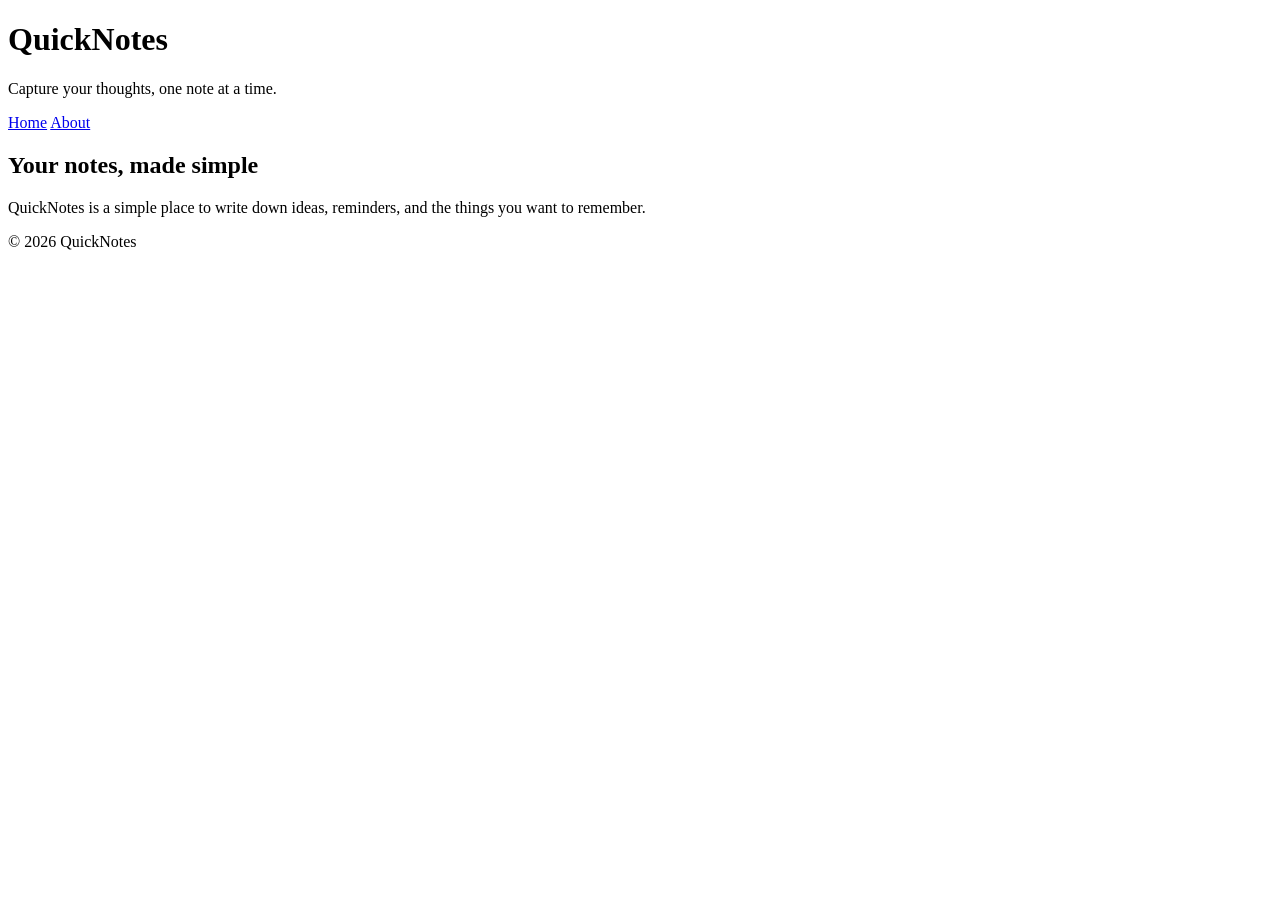
<file: day1/index.html>
<!DOCTYPE html>
<html lang="en">
<head>
  <meta charset="UTF-8">
  <meta name="viewport" content="width=device-width, initial-scale=1.0">
  <title>QuickNotes</title>
</head>
<body>
  <header>
    <h1>QuickNotes</h1>
    <p>Capture your thoughts, one note at a time.</p>
    <nav aria-label="Main navigation">
      <a href="index.html">Home</a>
      <a href="about.html">About</a>
    </nav>
  </header>
  <main>
    <h2>Your notes, made simple</h2>
    <p>QuickNotes is a simple place to write down ideas, reminders, and the things you want to remember.</p>
  </main>
  <footer>
    <p>&copy; 2026 QuickNotes</p>
  </footer>
</body>
</html>
</file>
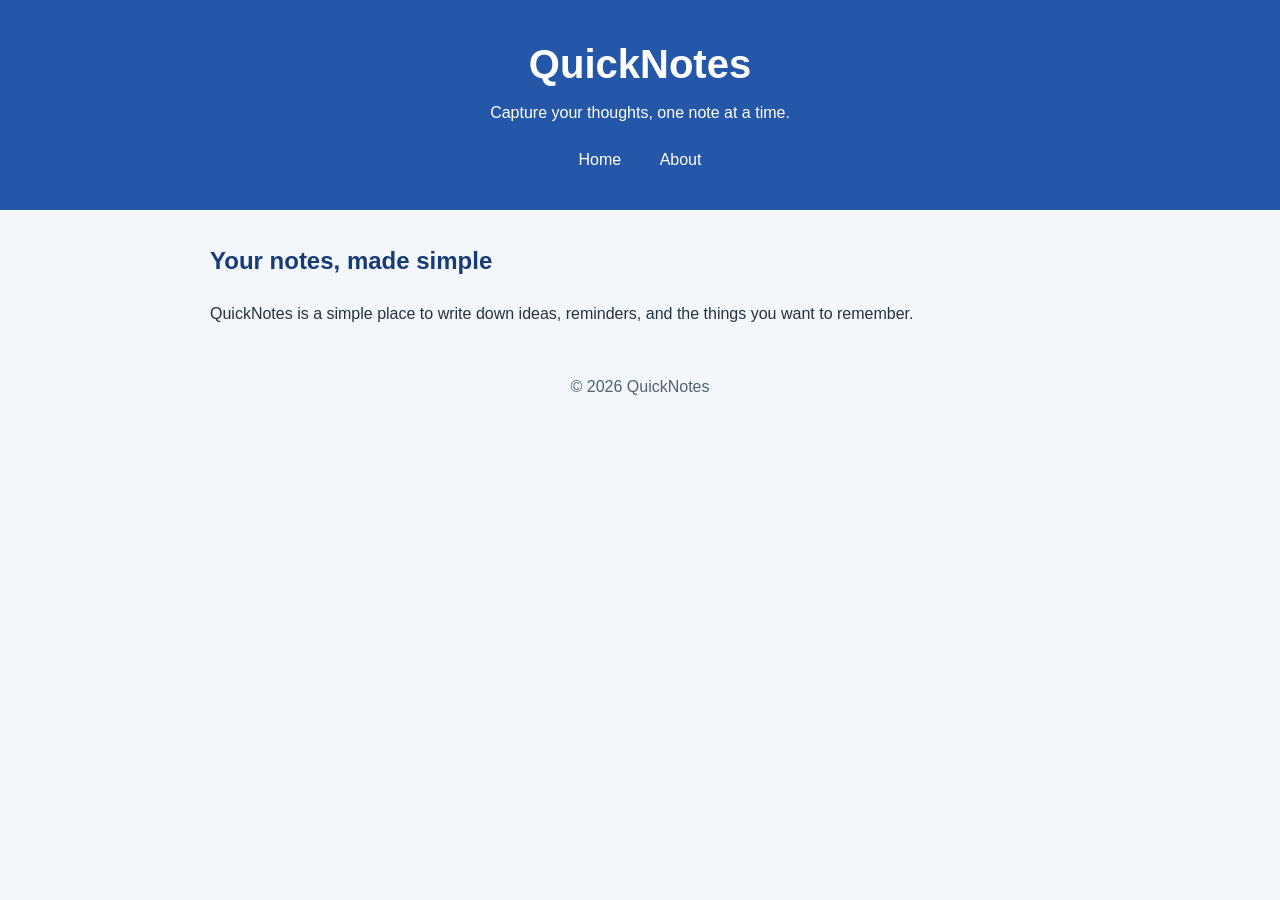
<file: day2/index.html>
<!DOCTYPE html>
<html lang="en">
<head>
  <meta charset="UTF-8">
  <meta name="viewport" content="width=device-width, initial-scale=1.0">
  <title>QuickNotes</title>
  <link rel="stylesheet" href="style.css">
</head>
<body>
  <header>
    <h1>QuickNotes</h1>
    <p>Capture your thoughts, one note at a time.</p>
    <nav aria-label="Main navigation">
      <a href="index.html">Home</a>
      <a href="about.html">About</a>
    </nav>
  </header>
  <main>
    <h2>Your notes, made simple</h2>
    <p>QuickNotes is a simple place to write down ideas, reminders, and the things you want to remember.</p>
  </main>
  <footer>
    <p>&copy; 2026 QuickNotes</p>
  </footer>
</body>
</html>
</file>
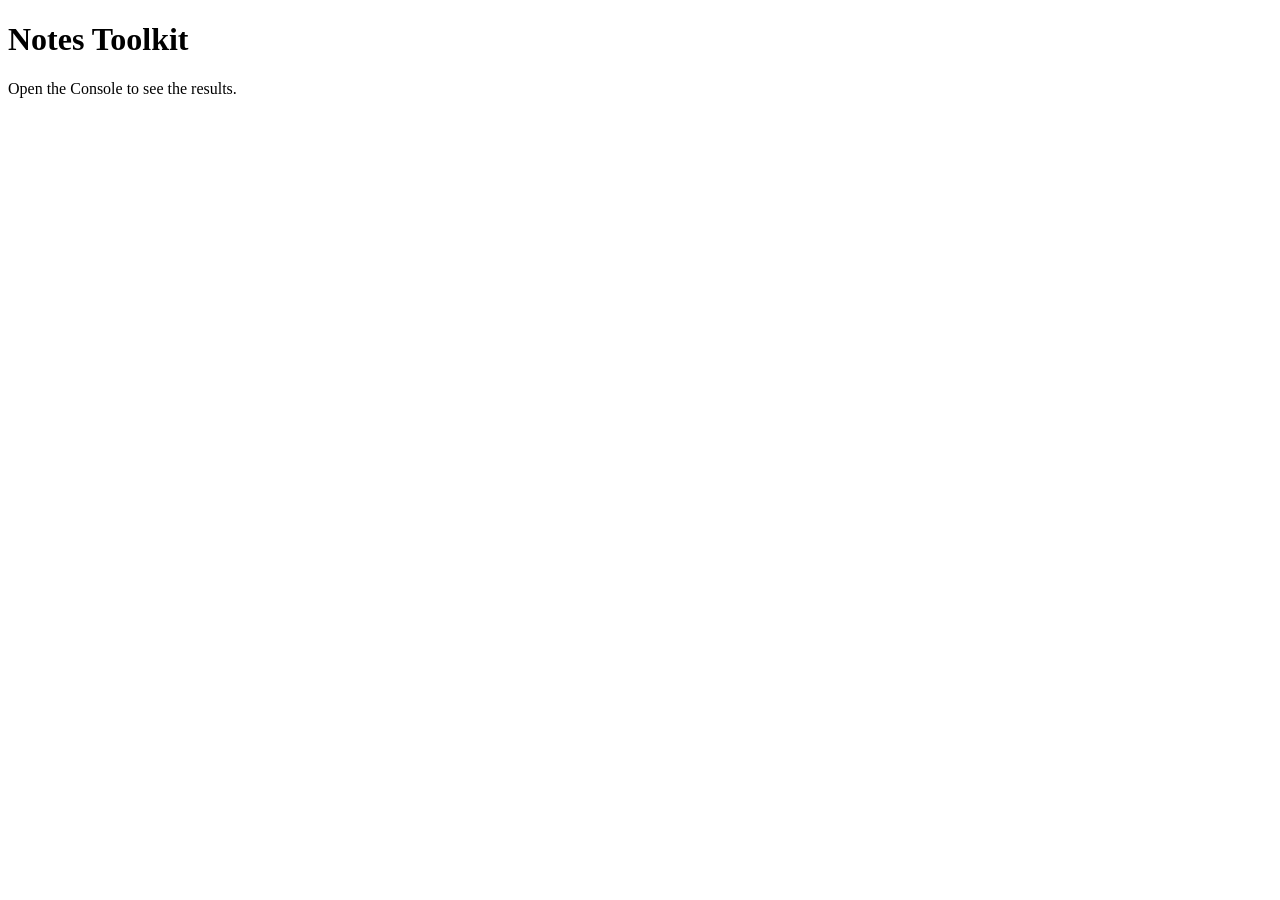
<file: day3/index.html>
<!DOCTYPE html>
<html lang="en">
<head>
  <meta charset="UTF-8">
  <meta name="viewport" content="width=device-width, initial-scale=1.0">
  <title>Notes Toolkit</title>
  <script src="script.js" defer></script>
</head>
<body>
  <h1>Notes Toolkit</h1>
  <p>Open the Console to see the results.</p>
</body>
</html>
</file>
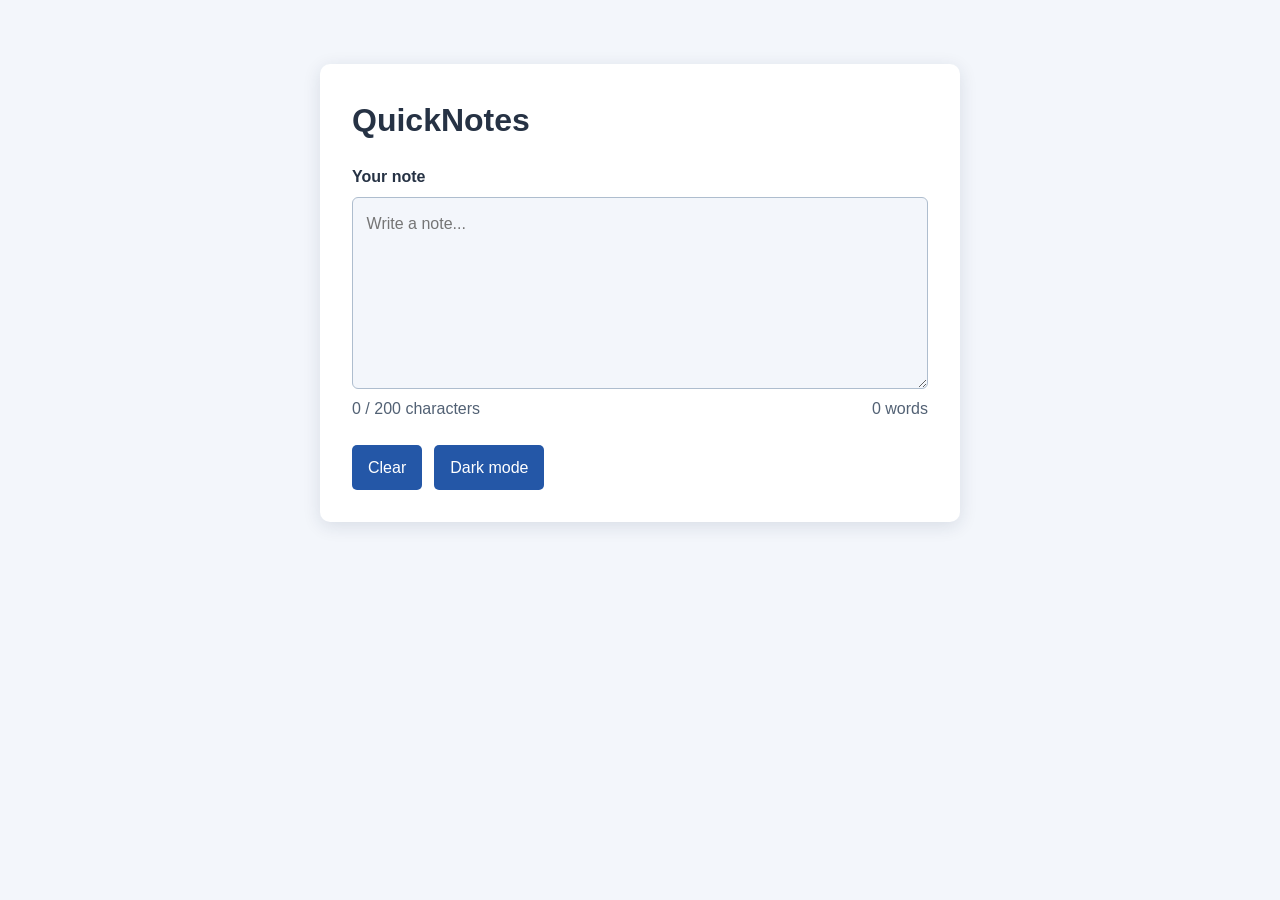
<file: day4/index.html>
<!DOCTYPE html>
<html lang="en">
<head>
  <meta charset="UTF-8">
  <meta name="viewport" content="width=device-width, initial-scale=1.0">
  <title>QuickNotes</title>
  <link rel="stylesheet" href="style.css">
  <script src="script.js" defer></script>
</head>
<body>
  <main>
    <h1>QuickNotes</h1>
    <label for="note-text">Your note</label>
    <textarea id="note-text" placeholder="Write a note..."></textarea>
    <div class="counters" aria-live="polite">
      <p id="char-count">0 / 200 characters</p>
      <p id="word-count">0 words</p>
    </div>
    <div class="actions">
      <button id="clear-btn" type="button">Clear</button>
      <button id="theme-toggle" type="button">Dark mode</button>
    </div>
  </main>
</body>
</html>
</file>
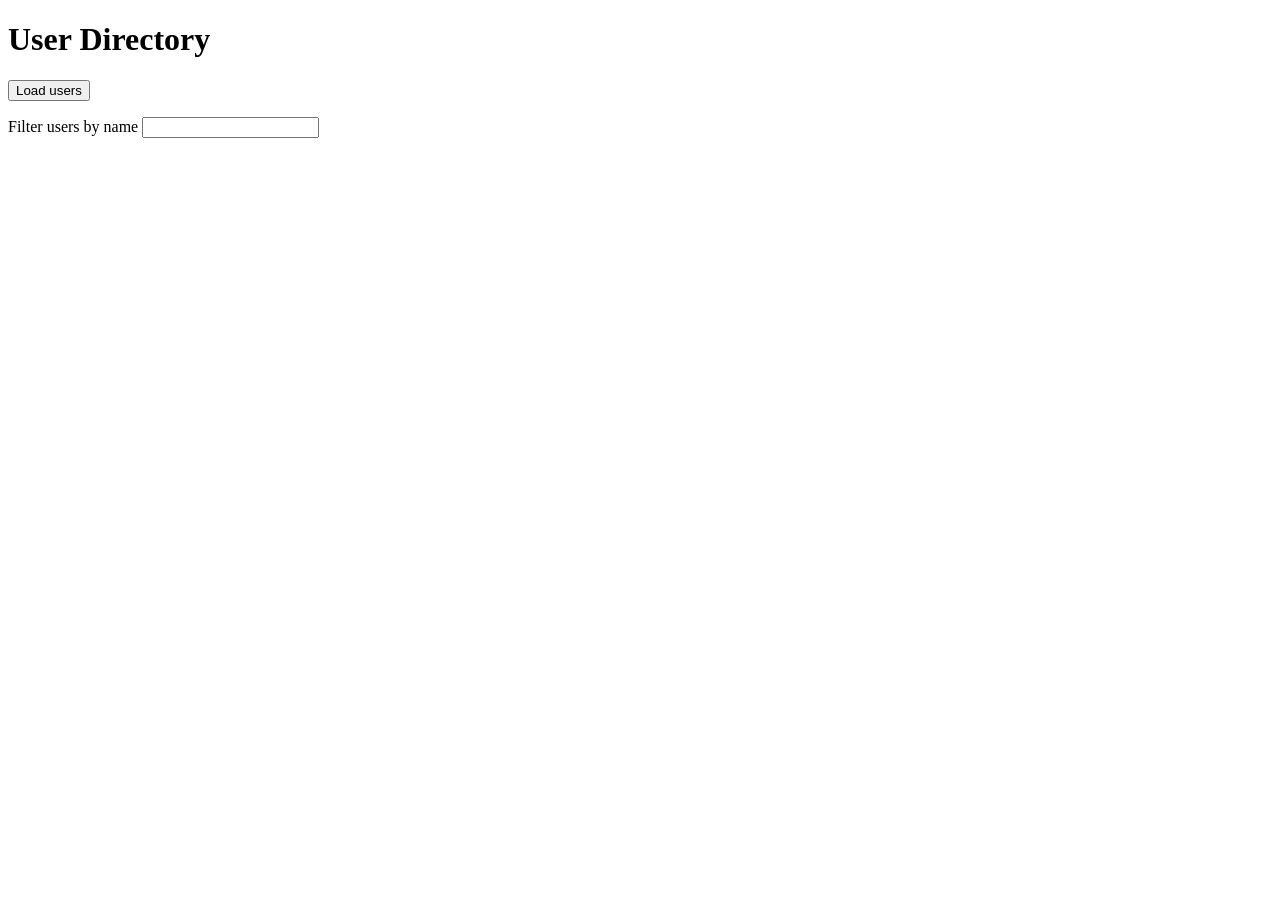
<file: day5/index.html>
<!DOCTYPE html>
<html lang="en">
<head>
  <meta charset="UTF-8">
  <meta name="viewport" content="width=device-width, initial-scale=1.0">
  <title>User Directory</title>
  <script src="users.js" defer></script>
</head>
<body>
  <header>
    <h1>User Directory</h1>
  </header>
  <main>
    <button id="load-users" type="button">Load users</button>
    <p>
      <label for="filter-input">Filter users by name</label>
      <input type="search" id="filter-input" name="filter">
    </p>
    <p id="status" aria-live="polite"></p>
    <ul id="users-list"></ul>
  </main>
</body>
</html>
</file>
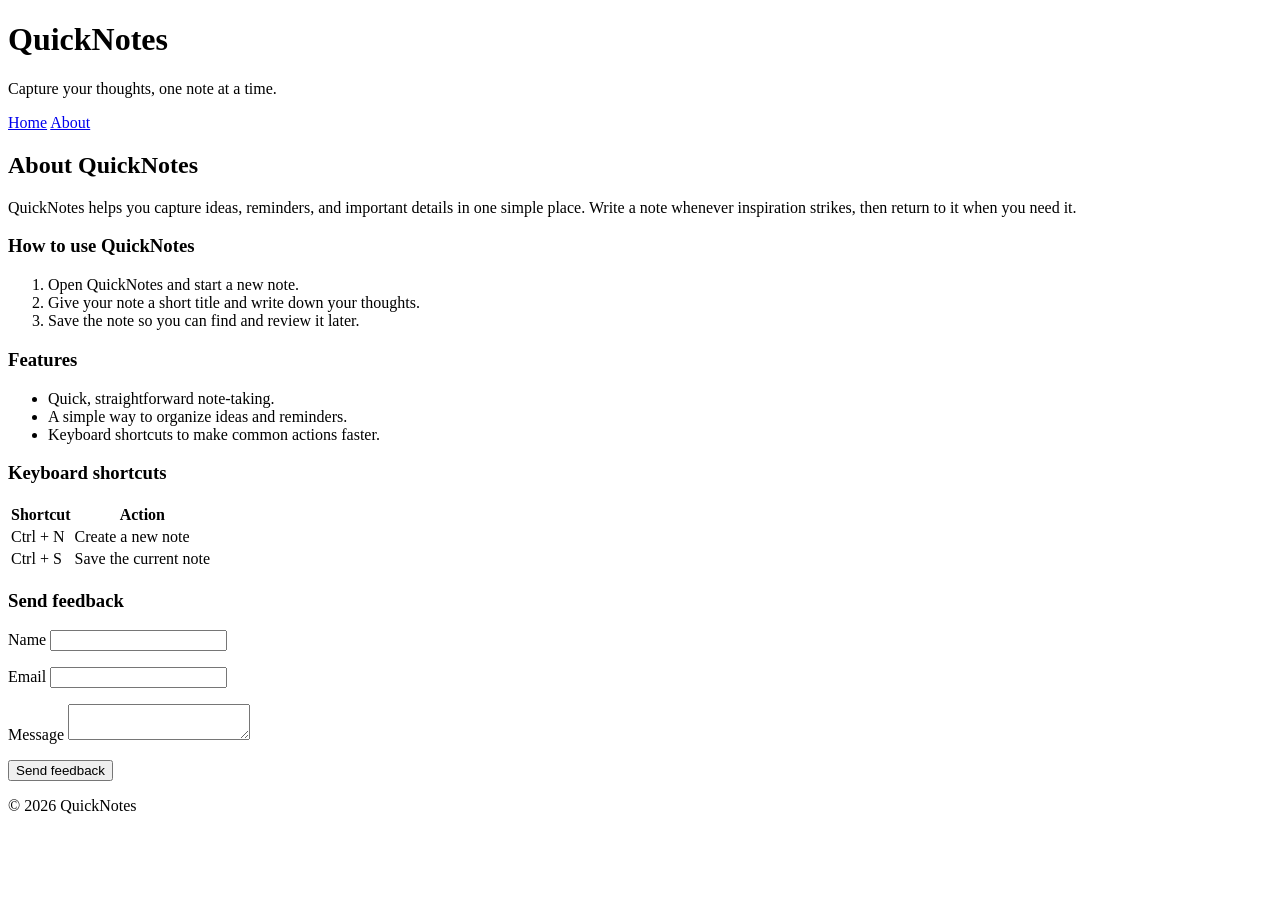
<file: day1/about.html>
<!DOCTYPE html>
<html lang="en">
<head>
  <meta charset="UTF-8">
  <meta name="viewport" content="width=device-width, initial-scale=1.0">
  <title>About QuickNotes</title>
</head>
<body>
  <header>
    <h1>QuickNotes</h1>
    <p>Capture your thoughts, one note at a time.</p>
    <nav aria-label="Main navigation">
      <a href="index.html">Home</a>
      <a href="about.html">About</a>
    </nav>
  </header>
  <main>
    <h2>About QuickNotes</h2>
    <p>QuickNotes helps you capture ideas, reminders, and important details in one simple place. Write a note whenever inspiration strikes, then return to it when you need it.</p>

    <section>
      <h3>How to use QuickNotes</h3>
      <ol>
        <li>Open QuickNotes and start a new note.</li>
        <li>Give your note a short title and write down your thoughts.</li>
        <li>Save the note so you can find and review it later.</li>
      </ol>
    </section>

    <section>
      <h3>Features</h3>
      <ul>
        <li>Quick, straightforward note-taking.</li>
        <li>A simple way to organize ideas and reminders.</li>
        <li>Keyboard shortcuts to make common actions faster.</li>
      </ul>
    </section>

    <section>
      <h3>Keyboard shortcuts</h3>
      <table>
        <thead>
          <tr>
            <th scope="col">Shortcut</th>
            <th scope="col">Action</th>
          </tr>
        </thead>
        <tbody>
          <tr>
            <td>Ctrl + N</td>
            <td>Create a new note</td>
          </tr>
          <tr>
            <td>Ctrl + S</td>
            <td>Save the current note</td>
          </tr>
        </tbody>
      </table>
    </section>

    <section>
      <h3>Send feedback</h3>
      <form action="#" method="post">
        <p>
          <label for="name">Name</label>
          <input type="text" id="name" name="name" required>
        </p>
        <p>
          <label for="email">Email</label>
          <input type="email" id="email" name="email" required>
        </p>
        <p>
          <label for="message">Message</label>
          <textarea id="message" name="message" required></textarea>
        </p>
        <button type="submit">Send feedback</button>
      </form>
    </section>
  </main>
  <footer>
    <p>&copy; 2026 QuickNotes</p>
  </footer>
</body>
</html>
</file>
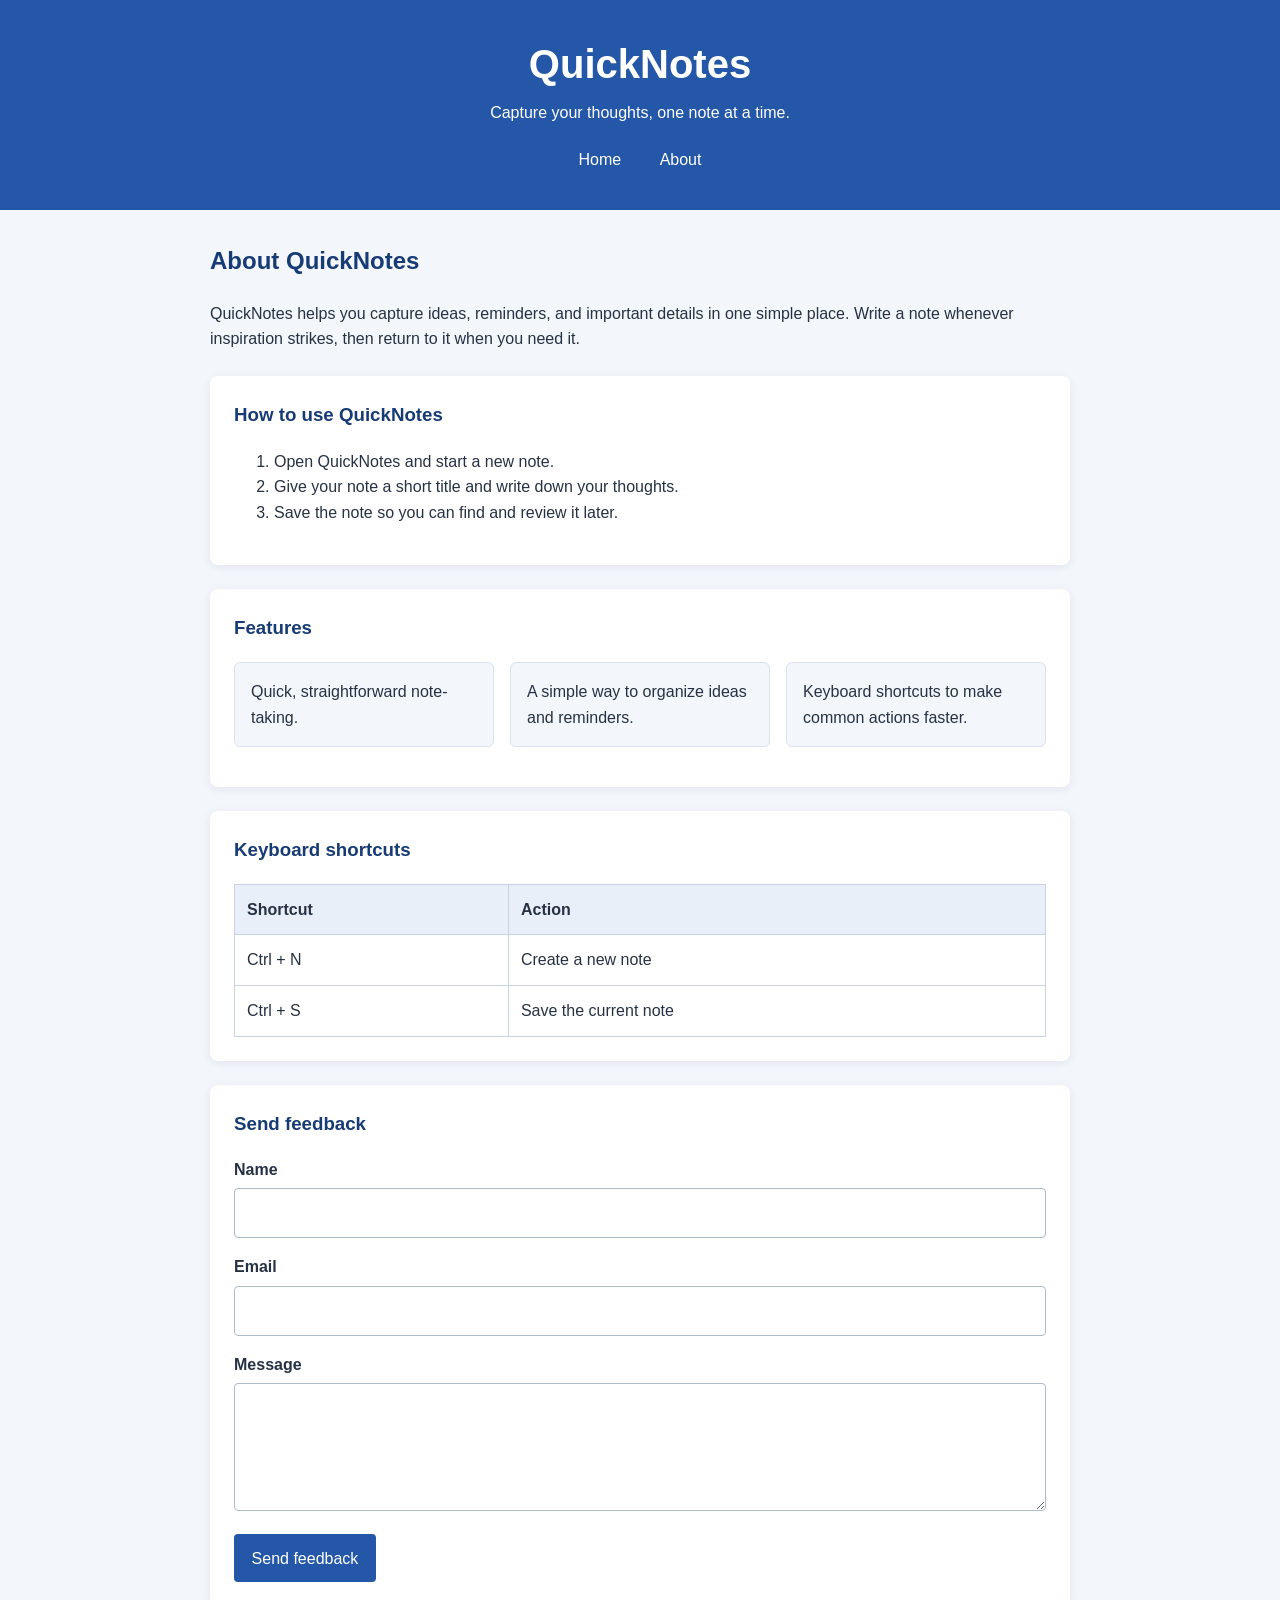
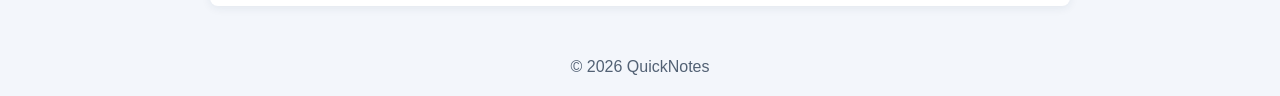
<file: day2/about.html>
<!DOCTYPE html>
<html lang="en">
<head>
  <meta charset="UTF-8">
  <meta name="viewport" content="width=device-width, initial-scale=1.0">
  <title>About QuickNotes</title>
  <link rel="stylesheet" href="style.css">
</head>
<body>
  <header>
    <h1>QuickNotes</h1>
    <p>Capture your thoughts, one note at a time.</p>
    <nav aria-label="Main navigation">
      <a href="index.html">Home</a>
      <a href="about.html">About</a>
    </nav>
  </header>
  <main>
    <h2>About QuickNotes</h2>
    <p>QuickNotes helps you capture ideas, reminders, and important details in one simple place. Write a note whenever inspiration strikes, then return to it when you need it.</p>

    <section>
      <h3>How to use QuickNotes</h3>
      <ol>
        <li>Open QuickNotes and start a new note.</li>
        <li>Give your note a short title and write down your thoughts.</li>
        <li>Save the note so you can find and review it later.</li>
      </ol>
    </section>

    <section>
      <h3>Features</h3>
      <ul class="features">
        <li>Quick, straightforward note-taking.</li>
        <li>A simple way to organize ideas and reminders.</li>
        <li>Keyboard shortcuts to make common actions faster.</li>
      </ul>
    </section>

    <section>
      <h3>Keyboard shortcuts</h3>
      <table>
        <thead>
          <tr>
            <th scope="col">Shortcut</th>
            <th scope="col">Action</th>
          </tr>
        </thead>
        <tbody>
          <tr>
            <td>Ctrl + N</td>
            <td>Create a new note</td>
          </tr>
          <tr>
            <td>Ctrl + S</td>
            <td>Save the current note</td>
          </tr>
        </tbody>
      </table>
    </section>

    <section>
      <h3>Send feedback</h3>
      <form action="#" method="post">
        <p>
          <label for="name">Name</label>
          <input type="text" id="name" name="name" required>
        </p>
        <p>
          <label for="email">Email</label>
          <input type="email" id="email" name="email" required>
        </p>
        <p>
          <label for="message">Message</label>
          <textarea id="message" name="message" required></textarea>
        </p>
        <button type="submit">Send feedback</button>
      </form>
    </section>
  </main>
  <footer>
    <p>&copy; 2026 QuickNotes</p>
  </footer>
</body>
</html>
</file>
<file: day2/style.css>
*,
*::before,
*::after {
  box-sizing: border-box;
}

body {
  margin: 0;
  background-color: #f3f6fb;
  color: #263244;
  font-family: Arial, sans-serif;
  line-height: 1.6;
}

header {
  padding: 2rem 1.5rem;
  background-color: #2457a7;
  color: #fff;
  text-align: center;
}

header h1 {
  margin: 0;
  font-size: 2.5rem;
}

header p {
  margin: 0.25rem 0 1rem;
}

nav {
  display: flex;
  justify-content: center;
  gap: 16px;
}

nav a {
  padding: 0.35rem 0.7rem;
  border-radius: 4px;
  color: #fff;
  text-decoration: none;
  transition: background-color 180ms ease, color 180ms ease;
}

nav a:hover,
nav a:focus-visible {
  background-color: #fff;
  color: #173b75;
}

main {
  max-width: 900px;
  margin: 2rem auto;
  padding: 0 1.25rem;
}

main > h2 {
  color: #173b75;
}

section {
  margin: 1.5rem 0;
  padding: 1.5rem;
  border-radius: 8px;
  background-color: #fff;
  box-shadow: 0 2px 10px rgb(25 45 75 / 8%);
}

section h3 {
  margin-top: 0;
  color: #173b75;
}

.features {
  display: grid;
  grid-template-columns: repeat(auto-fit, minmax(180px, 1fr));
  gap: 1rem;
  padding: 0;
  list-style: none;
}

.features li {
  padding: 1rem;
  border: 1px solid #d8e2f0;
  border-radius: 6px;
  background-color: #f3f6fb;
}

table {
  width: 100%;
  border-collapse: collapse;
}

th,
td {
  padding: 0.75rem;
  border: 1px solid #c7d2e2;
  text-align: left;
}

th {
  background-color: #e9eff8;
}

form {
  display: flex;
  flex-direction: column;
  gap: 1rem;
}

form p {
  margin: 0;
}

label {
  display: block;
  margin-bottom: 0.35rem;
  font-weight: 700;
}

input,
textarea {
  width: 100%;
  padding: 0.7rem;
  border: 1px solid #aebdce;
  border-radius: 4px;
  font: inherit;
}

textarea {
  min-height: 8rem;
  resize: vertical;
}

button {
  align-self: flex-start;
  padding: 0.7rem 1.1rem;
  border: 0;
  border-radius: 4px;
  background-color: #2457a7;
  color: #fff;
  cursor: pointer;
  font: inherit;
  transition: background-color 180ms ease, transform 180ms ease;
}

button:hover,
button:focus-visible {
  background-color: #173b75;
  transform: translateY(-1px);
}

footer {
  padding: 1rem;
  color: #526174;
  text-align: center;
}

footer p {
  margin: 0;
}

@media (max-width: 600px) {
  header {
    padding: 1.25rem 1rem;
  }

  header h1 {
    font-size: 1.8rem;
  }

  main {
    margin: 1.25rem auto;
    padding: 0 1rem;
  }

  section {
    padding: 1rem;
  }
}
</file>
<file: day4/style.css>
:root {
  color-scheme: light;
  --page-background: #f3f6fb;
  --surface-background: #fff;
  --text-color: #263244;
  --muted-color: #526174;
  --border-color: #aebdce;
  --button-background: #2457a7;
  --button-text: #fff;
  --warning-color: #b45309;
  --over-color: #c62828;
}

body.dark {
  color-scheme: dark;
  --page-background: #151a23;
  --surface-background: #222b38;
  --text-color: #edf2f8;
  --muted-color: #b5c0ce;
  --border-color: #58677a;
  --button-background: #527fc4;
  --button-text: #fff;
  --warning-color: #ffb74d;
  --over-color: #ff7777;
}

*,
*::before,
*::after {
  box-sizing: border-box;
}

body {
  min-height: 100vh;
  margin: 0;
  padding: 2rem 1rem;
  background-color: var(--page-background);
  color: var(--text-color);
  font-family: Arial, sans-serif;
  line-height: 1.5;
  transition: background-color 180ms ease, color 180ms ease;
}

main {
  max-width: 640px;
  margin: 2rem auto;
  padding: 2rem;
  border-radius: 10px;
  background-color: var(--surface-background);
  box-shadow: 0 4px 18px rgb(25 45 75 / 12%);
}

h1 {
  margin-top: 0;
}

label {
  display: block;
  margin-bottom: 0.5rem;
  font-weight: 700;
}

textarea {
  display: block;
  width: 100%;
  min-height: 12rem;
  padding: 0.85rem;
  border: 1px solid var(--border-color);
  border-radius: 6px;
  background-color: var(--page-background);
  color: var(--text-color);
  font: inherit;
  resize: vertical;
}

textarea:focus-visible,
button:focus-visible {
  outline: 3px solid #70a6f5;
  outline-offset: 2px;
}

.counters {
  display: flex;
  justify-content: space-between;
  gap: 1rem;
  color: var(--muted-color);
}

.counters p {
  margin: 0.5rem 0;
}

#char-count.warning {
  color: var(--warning-color);
}

#char-count.over {
  color: var(--over-color);
  font-weight: 700;
}

.actions {
  display: flex;
  flex-wrap: wrap;
  gap: 0.75rem;
  margin-top: 1rem;
}

button {
  padding: 0.65rem 1rem;
  border: 0;
  border-radius: 5px;
  background-color: var(--button-background);
  color: var(--button-text);
  cursor: pointer;
  font: inherit;
  transition: filter 180ms ease, transform 180ms ease;
}

button:hover {
  filter: brightness(1.12);
  transform: translateY(-1px);
}

@media (max-width: 600px) {
  body {
    padding: 1rem 0.75rem;
  }

  main {
    margin: 0.5rem auto;
    padding: 1.25rem;
  }

  .counters {
    flex-direction: column;
    gap: 0;
  }
}
</file>
